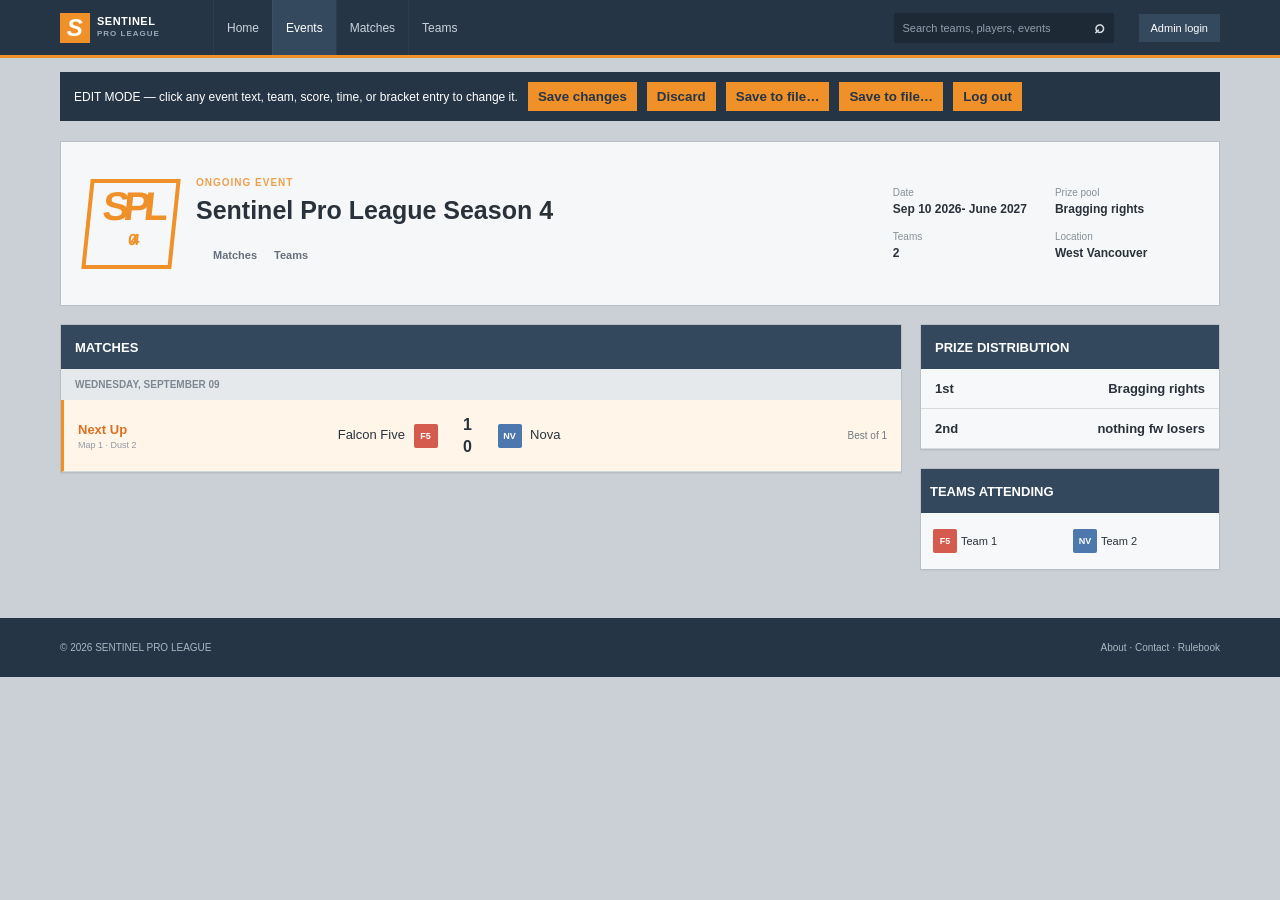
<file: index.html>
<!doctype html><html lang="en"><head><meta charset="utf-8"><meta http-equiv="refresh" content="0; url=event.html"><title>Sentinel Pro League</title><script>location.replace('event.html');</script></head><body><p>Opening <a href="event.html">Sentinel Pro League</a>…</p></body></html>
</file>
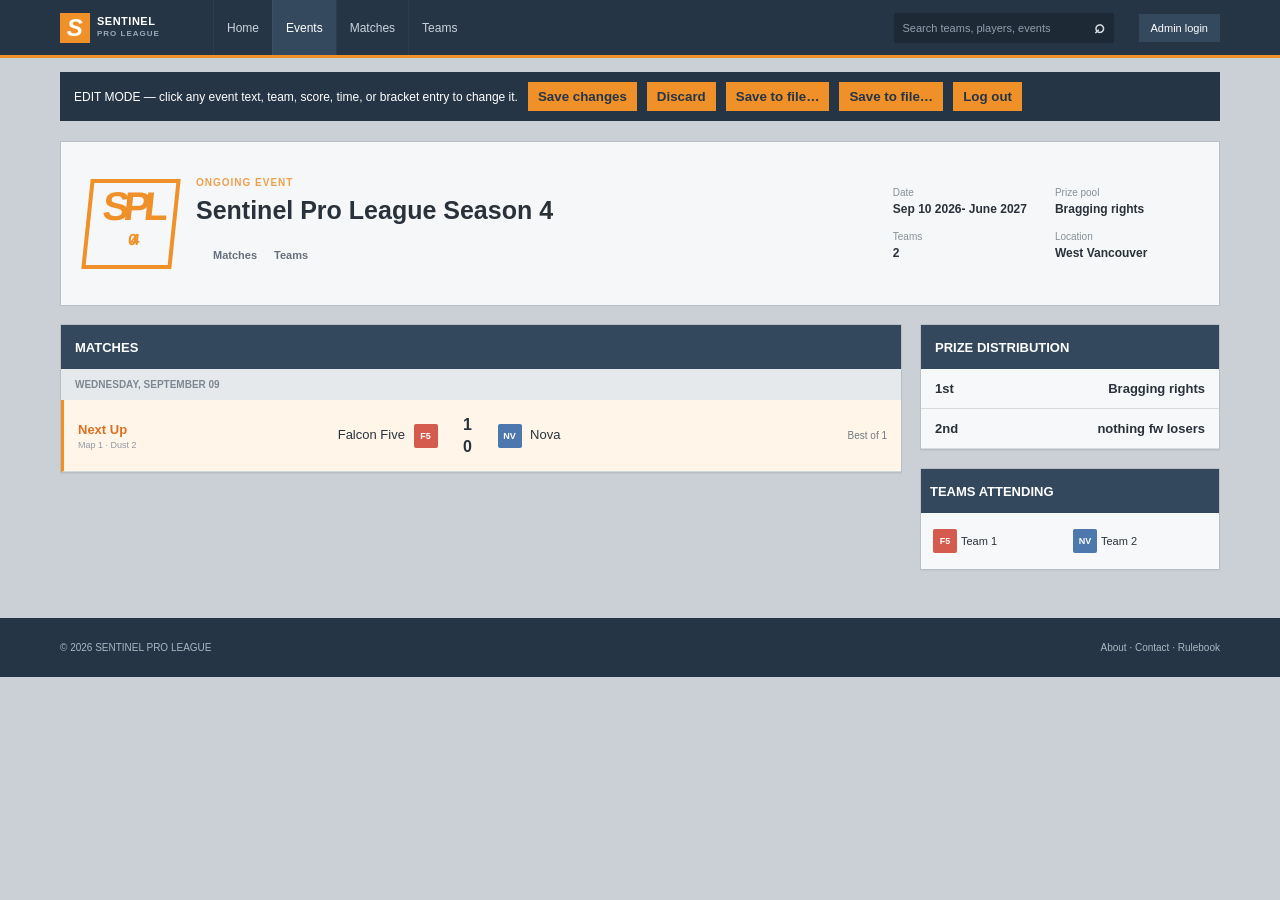
<file: event.html>
<!doctype html>
<html lang="en"><head><meta charset="utf-8"><meta name="viewport" content="width=device-width,initial-scale=1"><title>Sentinel Pro League Season 4</title><link rel="stylesheet" href="styles.css"></head><body><header class="nav"><a class="logo" href="index.html"><b>S</b><span>SENTINEL<br><i>PRO LEAGUE</i></span></a><nav><a href="index.html">Home</a><a class="on" href="event.html">Events</a><a href="#matches">Matches</a><a href="#bracket">Brackets</a><a href="#teams">Teams</a></nav><div class="search">Search teams, players, events <b>⌕</b></div><button class="signin admin-login">Admin login</button></header><div class="editor-bar" hidden="" style="max-width: 1160px; margin: 14px auto 0px; padding: 10px 14px; background: rgb(38, 53, 69); color: rgb(255, 255, 255); font: 12px Arial; display: flex; gap: 10px; align-items: center; flex-wrap: wrap;"><span>EDIT MODE — click any event text, team, score, time, or bracket entry to change it.</span><button class="save-edits" style="border: 0px; padding: 7px 10px; background: rgb(239, 144, 41); color: rgb(38, 53, 69); font-weight: bold; cursor: pointer;">Save changes</button><button class="discard-edits" style="border: 0px; padding: 7px 10px; background: rgb(239, 144, 41); color: rgb(38, 53, 69); font-weight: bold; cursor: pointer;">Discard</button><button style="border: 0px; padding: 7px 10px; background: rgb(239, 144, 41); color: rgb(38, 53, 69); font-weight: bold; cursor: pointer;">Save to file…</button><button class="logout" style="border: 0px; padding: 7px 10px; background: rgb(239, 144, 41); color: rgb(38, 53, 69); font-weight: bold; cursor: pointer;">Log out</button></div><main class="event-page" id="editor-content"><section class="event-head"><div class="event-badge">SPL<small>04</small></div><div class="event-name"><p>ONGOING EVENT</p><h1>Sentinel Pro League Season 4</h1><div class="event-tabs"><br><a href="#matches">Matches</a><a href="#bracket">Results</a><a href="#bracket">Brackets</a><a href="#teams">Teams</a></div></div><dl><div><dt>Date</dt><dd>Sep 10 2026- June 2027</dd></div><div><dt>Prize pool</dt><dd>Bragging rights</dd></div><div><dt>Teams</dt><dd>2</dd></div><div><dt>Location</dt><dd>West Vancouver</dd></div></dl></section><div class="event-grid"><div><section id="matches" class="panel"><div class="title"><h2>MATCHES</h2></div><div class="day">WEDNESDAY, SEPTEMBER 09</div><div class="event-match live"><time><b>Next Up</b><small>Map 1 · Dust 2</small></time><span>Falcon Five <i class="team f">F5</i></span><strong>1<br>0</strong><span><i class="team n">NV</i> Nova</span><em>Best of 1</em></div></section></div><aside><section class="panel prize"><div class="title"><h2>PRIZE DISTRIBUTION</h2></div><ol><li><b>1st</b><span>Bragging rights</span></li><li><b>2nd</b><span>nothing fw losers</span></li></ol></section><section id="teams" class="panel teams"><div class="title"><h2>TEAMS ATTENDING</h2></div><div><span><i class="team f">F5</i>Team 1<br></span><span><i class="team n">NV</i>Team 2</span></div></section></aside></div></main><footer>© 2026 SENTINEL PRO LEAGUE <span>About · Contact · Rulebook</span></footer><script src="script.js"></script>
</body></html>
</file>
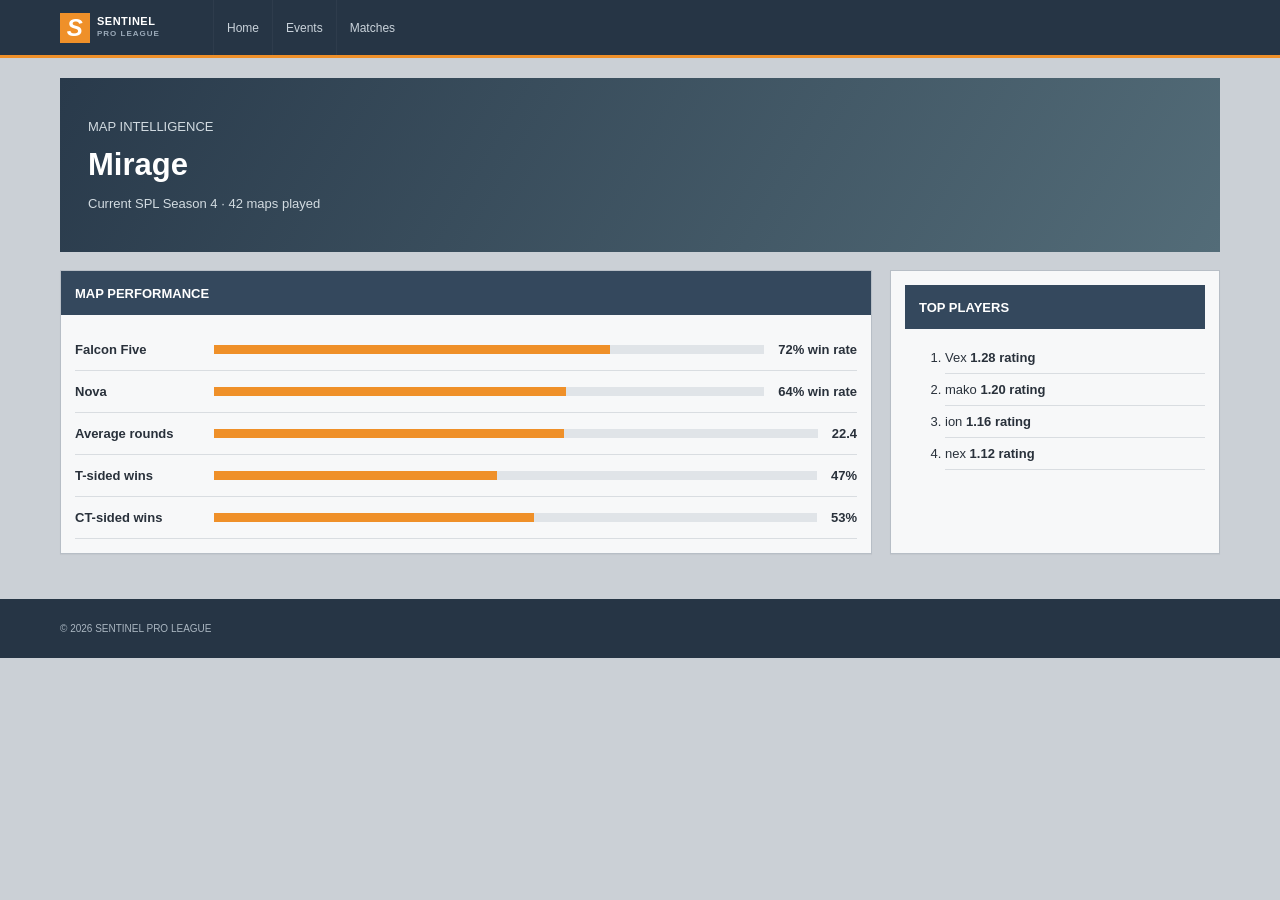
<file: map.html>
<!doctype html><html lang="en"><head><meta charset="utf-8"><meta name="viewport" content="width=device-width,initial-scale=1"><title>Mirage — SPL map stats</title><link rel="stylesheet" href="styles.css"><style>.detail{max-width:1160px;margin:20px auto 45px}.maphead{background:linear-gradient(120deg,#293a4b,#536c78);color:#fff;padding:28px}.maphead h1{margin:0;font-size:31px}.maphead p{color:#d2dbe1}.grid{display:grid;grid-template-columns:1fr 330px;gap:18px;margin-top:18px}.stats{padding:14px}.line{display:flex;align-items:center;gap:14px;border-bottom:1px solid #d9dde1;padding:13px 0}.line b{width:125px}.bar{height:9px;background:#e0e4e8;flex:1}.bar i{display:block;background:#ef9029;height:100%}.side{padding:14px}.side li{padding:8px 0;border-bottom:1px solid #d9dde1}@media(max-width:800px){.detail{margin:12px}.grid{grid-template-columns:1fr}}</style></head><body><header class="nav"><a class="logo" href="index.html"><b>S</b><span>SENTINEL<br><i>PRO LEAGUE</i></span></a><nav><a href="index.html">Home</a><a href="event.html">Events</a><a href="match.html">Matches</a></nav></header><main class="detail"><section class="maphead"><p>MAP INTELLIGENCE</p><h1>Mirage</h1><p>Current SPL Season 4 · 42 maps played</p></section><div class="grid"><section class="panel"><div class="title"><h2>MAP PERFORMANCE</h2></div><div class="stats"><div class="line"><b>Falcon Five</b><div class="bar"><i style="width:72%"></i></div><strong>72% win rate</strong></div><div class="line"><b>Nova</b><div class="bar"><i style="width:64%"></i></div><strong>64% win rate</strong></div><div class="line"><b>Average rounds</b><div class="bar"><i style="width:58%"></i></div><strong>22.4</strong></div><div class="line"><b>T-sided wins</b><div class="bar"><i style="width:47%"></i></div><strong>47%</strong></div><div class="line"><b>CT-sided wins</b><div class="bar"><i style="width:53%"></i></div><strong>53%</strong></div></div></section><aside class="panel side"><div class="title"><h2>TOP PLAYERS</h2></div><ol><li>Vex <b>1.28 rating</b></li><li>mako <b>1.20 rating</b></li><li>ion <b>1.16 rating</b></li><li>nex <b>1.12 rating</b></li></ol></aside></div></main><footer>© 2026 SENTINEL PRO LEAGUE</footer></body></html>
</file>
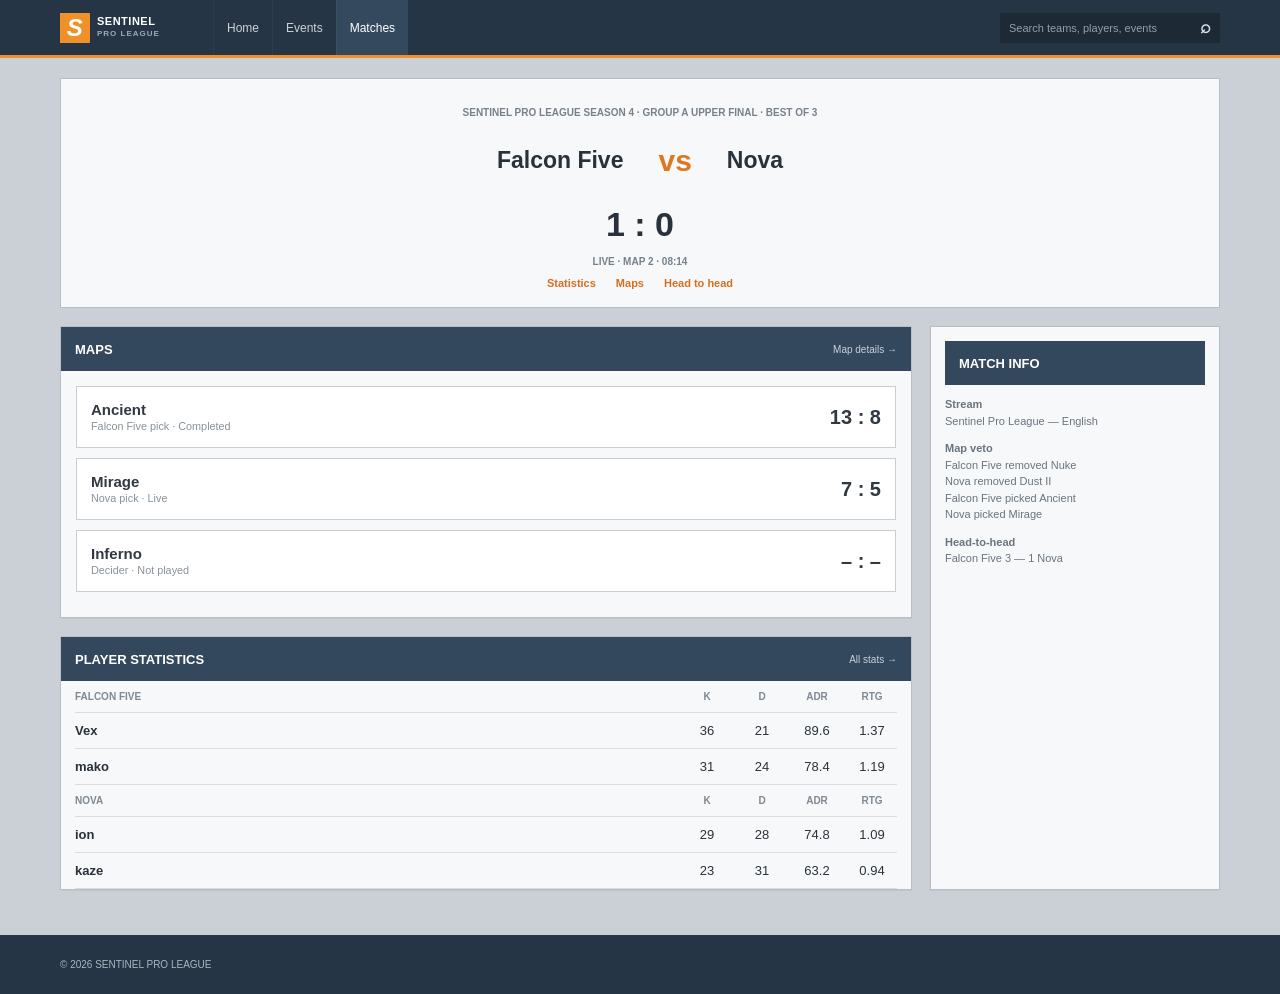
<file: match.html>
<!doctype html><html lang="en"><head><meta charset="utf-8"><meta name="viewport" content="width=device-width,initial-scale=1"><title>Falcon Five vs Nova — SPL</title><link rel="stylesheet" href="styles.css"><style>.detail{max-width:1160px;margin:20px auto 45px}.matchhead{background:#f7f8f9;border:1px solid #b7bec6;text-align:center;padding:18px}.matchhead p{font-size:10px;color:#76818c;font-weight:bold}.versus{display:flex;justify-content:center;align-items:center;gap:35px}.versus h1{font-size:23px}.versus b{font-size:30px;color:#df7621}.scoreline{font-size:34px;font-weight:bold;margin:12px}.tabs{display:flex;justify-content:center;gap:20px}.tabs a{font-size:11px;text-decoration:none;color:#d46f22;font-weight:bold}.detailgrid{display:grid;grid-template-columns:1fr 290px;gap:18px;margin-top:18px}.maps{padding:15px}.mapcard{display:flex;justify-content:space-between;align-items:center;text-decoration:none;color:#303842;border:1px solid #c9ced4;padding:14px;margin-bottom:10px;background:#fff}.mapcard:hover{border-color:#ef9029}.mapcard h3{margin:0;font-size:15px}.mapcard small{color:#87919a}.mapscore{font-size:20px;font-weight:bold}.scoreboard{padding:0 14px}.row{display:grid;grid-template-columns:1fr 50px 50px 50px 50px;gap:5px;padding:10px 0;border-bottom:1px solid #d9dde1}.row.head{font-size:10px;color:#7e8993;font-weight:bold}.row span:not(:first-child){text-align:center}.side{padding:14px}.side p{font-size:11px;color:#69747e;line-height:1.5}@media(max-width:800px){.detail{margin:12px}.detailgrid{grid-template-columns:1fr}.versus{gap:12px}.versus h1{font-size:16px}.row{grid-template-columns:1fr 38px 38px 38px 38px}}</style></head><body><header class="nav"><a class="logo" href="index.html"><b>S</b><span>SENTINEL<br><i>PRO LEAGUE</i></span></a><nav><a href="index.html">Home</a><a href="event.html">Events</a><a class="on" href="event.html#matches">Matches</a></nav><div class="search">Search teams, players, events <b>⌕</b></div></header><main class="detail"><section class="matchhead"><p>SENTINEL PRO LEAGUE SEASON 4 · GROUP A UPPER FINAL · BEST OF 3</p><div class="versus"><h1>Falcon Five</h1><b>vs</b><h1>Nova</h1></div><div class="scoreline">1 <span>:</span> 0</div><p>LIVE · MAP 2 · 08:14</p><div class="tabs"><a href="#stats">Statistics</a><a href="#maps">Maps</a><a href="#">Head to head</a></div></section><div class="detailgrid"><div><section id="maps" class="panel"><div class="title"><h2>MAPS</h2><a href="map.html">Map details →</a></div><div class="maps"><a class="mapcard" href="map.html"><div><h3>Ancient</h3><small>Falcon Five pick · Completed</small></div><b class="mapscore">13 : 8</b></a><a class="mapcard" href="map.html"><div><h3>Mirage</h3><small>Nova pick · Live</small></div><b class="mapscore">7 : 5</b></a><a class="mapcard" href="map.html"><div><h3>Inferno</h3><small>Decider · Not played</small></div><b class="mapscore">– : –</b></a></div></section><section id="stats" class="panel" style="margin-top:18px"><div class="title"><h2>PLAYER STATISTICS</h2><a href="#">All stats →</a></div><div class="scoreboard"><div class="row head"><span>FALCON FIVE</span><span>K</span><span>D</span><span>ADR</span><span>RTG</span></div><div class="row"><b>Vex</b><span>36</span><span>21</span><span>89.6</span><span>1.37</span></div><div class="row"><b>mako</b><span>31</span><span>24</span><span>78.4</span><span>1.19</span></div><div class="row head"><span>NOVA</span><span>K</span><span>D</span><span>ADR</span><span>RTG</span></div><div class="row"><b>ion</b><span>29</span><span>28</span><span>74.8</span><span>1.09</span></div><div class="row"><b>kaze</b><span>23</span><span>31</span><span>63.2</span><span>0.94</span></div></div></section></div><aside class="panel side"><div class="title"><h2>MATCH INFO</h2></div><p><b>Stream</b><br>Sentinel Pro League — English</p><p><b>Map veto</b><br>Falcon Five removed Nuke<br>Nova removed Dust II<br>Falcon Five picked Ancient<br>Nova picked Mirage</p><p><b>Head-to-head</b><br>Falcon Five 3 — 1 Nova</p></aside></div></main><footer>© 2026 SENTINEL PRO LEAGUE</footer></body></html>
</file>
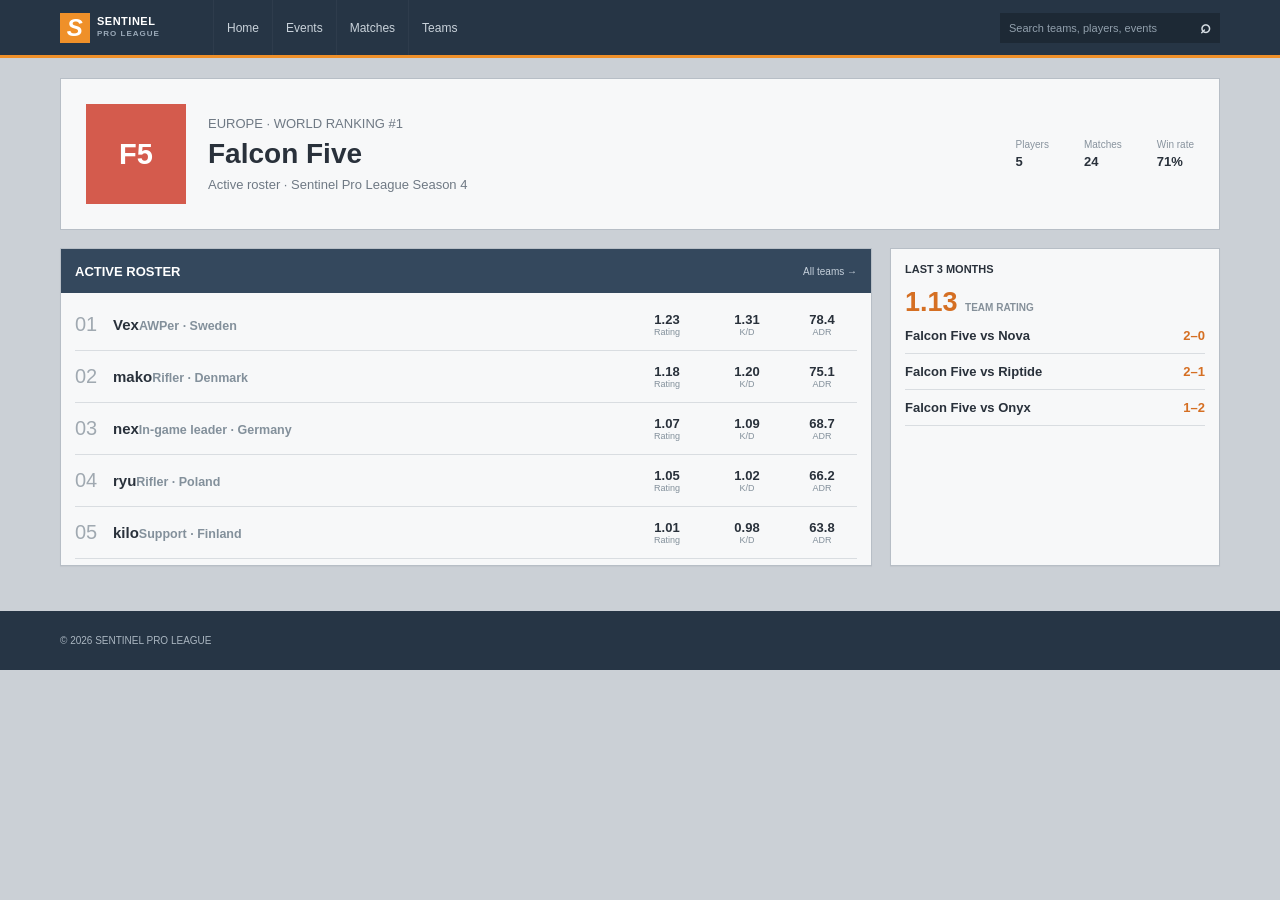
<file: team.html>
<!doctype html><html lang="en"><head><meta charset="utf-8"><meta name="viewport" content="width=device-width,initial-scale=1"><title>Falcon Five — SPL</title><link rel="stylesheet" href="styles.css"><style>.detail{max-width:1160px;margin:20px auto 45px}.teamhead{background:#f7f8f9;border:1px solid #b7bec6;padding:25px;display:flex;gap:22px;align-items:center}.crest{height:100px;width:100px;background:#d45b4d;color:#fff;display:grid;place-items:center;font:bold 29px Arial}.teamhead h1{margin:0;font-size:28px}.teamhead p{color:#6f7984;margin:7px 0}.teamhead dl{margin-left:auto;display:flex;gap:35px}.teamhead dt{font-size:10px;color:#88939e}.teamhead dd{margin:4px 0 0;font-weight:bold}.detailgrid{display:grid;grid-template-columns:1fr 330px;gap:18px;margin-top:18px}.roster{padding:6px 14px}.player{display:grid;grid-template-columns:38px 1fr 80px 80px 70px;align-items:center;padding:13px 0;border-bottom:1px solid #d9dde1}.player b{font-size:15px}.player small{color:#83909b}.num{font-size:20px;color:#a0a9b1}.stat{font-weight:bold;text-align:center}.stat small{display:block;font-size:9px;font-weight:normal}.side{padding:14px}.side h3{font-size:11px;margin:0 0 12px}.recent{display:flex;justify-content:space-between;padding:10px 0;border-bottom:1px solid #d9dde1}.recent span{color:#d56f23;font-weight:bold}.rating{font-size:27px;font-weight:bold;color:#d56f23}.rating small{font-size:10px;color:#85909a}@media(max-width:800px){.detail{margin:12px}.detailgrid{grid-template-columns:1fr}.teamhead dl{display:none}.player{grid-template-columns:30px 1fr 58px 58px 58px}}</style></head><body><header class="nav"><a class="logo" href="index.html"><b>S</b><span>SENTINEL<br><i>PRO LEAGUE</i></span></a><nav><a href="index.html">Home</a><a href="event.html">Events</a><a href="event.html#matches">Matches</a><a href="event.html#teams">Teams</a></nav><div class="search">Search teams, players, events <b>⌕</b></div></header><main class="detail"><section class="teamhead"><div class="crest" id="crest">F5</div><div><p>EUROPE · WORLD RANKING #1</p><h1 id="name">Falcon Five</h1><p>Active roster · Sentinel Pro League Season 4</p></div><dl><div><dt>Players</dt><dd>5</dd></div><div><dt>Matches</dt><dd>24</dd></div><div><dt>Win rate</dt><dd>71%</dd></div></dl></section><div class="detailgrid"><section class="panel"><div class="title"><h2>ACTIVE ROSTER</h2><a href="event.html#teams">All teams →</a></div><div class="roster"><div class="player"><span class="num">01</span><b>Vex<small>AWPer · Sweden</small></b><span class="stat">1.23<small>Rating</small></span><span class="stat">1.31<small>K/D</small></span><span class="stat">78.4<small>ADR</small></span></div><div class="player"><span class="num">02</span><b>mako<small>Rifler · Denmark</small></b><span class="stat">1.18<small>Rating</small></span><span class="stat">1.20<small>K/D</small></span><span class="stat">75.1<small>ADR</small></span></div><div class="player"><span class="num">03</span><b>nex<small>In-game leader · Germany</small></b><span class="stat">1.07<small>Rating</small></span><span class="stat">1.09<small>K/D</small></span><span class="stat">68.7<small>ADR</small></span></div><div class="player"><span class="num">04</span><b>ryu<small>Rifler · Poland</small></b><span class="stat">1.05<small>Rating</small></span><span class="stat">1.02<small>K/D</small></span><span class="stat">66.2<small>ADR</small></span></div><div class="player"><span class="num">05</span><b>kilo<small>Support · Finland</small></b><span class="stat">1.01<small>Rating</small></span><span class="stat">0.98<small>K/D</small></span><span class="stat">63.8<small>ADR</small></span></div></div></section><aside class="panel side"><h3>LAST 3 MONTHS</h3><div class="rating">1.13 <small>TEAM RATING</small></div><div class="recent"><b>Falcon Five vs Nova</b><span>2–0</span></div><div class="recent"><b>Falcon Five vs Riptide</b><span>2–1</span></div><div class="recent"><b>Falcon Five vs Onyx</b><span>1–2</span></div></aside></div></main><footer>© 2026 SENTINEL PRO LEAGUE</footer><script>const p=new URLSearchParams(location.search).get('team');if(p&&p!=='F5'){document.querySelector('#name').textContent=p;document.title=p+' — SPL';document.querySelector('#crest').textContent=p.slice(0,2).toUpperCase()}</script></body></html>
</file>
<file: styles.css>
*{box-sizing:border-box}html{scroll-behavior:smooth}body{margin:0;background:#cbd0d6;color:#29313b;font:13px Arial,sans-serif}.nav{height:58px;background:#263545;border-bottom:3px solid #ef9029;color:#dfe5eb;display:flex;align-items:center;padding:0 calc((100% - 1160px)/2);gap:25px}.logo{display:flex;gap:7px;align-items:center;color:#fff;text-decoration:none;font-weight:bold;line-height:11px;font-size:11px;letter-spacing:.5px;min-width:128px}.logo b{display:grid;place-items:center;background:#ef9029;width:30px;height:30px;font-size:24px;font-style:italic}.logo i{font-size:8px;font-style:normal;color:#9baab9;letter-spacing:1px}.nav nav{display:flex;height:100%}.nav nav a{color:#cad3db;text-decoration:none;padding:0 13px;display:flex;align-items:center;border-left:1px solid rgba(255,255,255,.04);font-size:12px}.nav nav a:hover,.nav nav a.on{background:#35495e;color:#fff}.search{margin-left:auto;width:220px;height:30px;display:flex;align-items:center;justify-content:space-between;color:#92a0ad;background:#1d2935;padding:0 9px;font-size:11px}.search b{font-size:18px;color:#d5dce2}.signin{background:#35495e;color:white;border:0;padding:8px 12px;font-size:11px}.home,.event-page{max-width:1160px;margin:auto}.event-hero{min-height:280px;background:linear-gradient(115deg,#263646,#344f63);padding:36px 48px;color:white;display:flex;align-items:center;gap:33px}.hero-mark,.event-badge{font:bold 62px Arial;color:#ef9029;letter-spacing:-6px;width:130px;height:130px;border:5px solid #ef9029;display:grid;place-items:center;transform:skew(-6deg)}.hero-mark span{font-size:25px;align-self:end;margin:0 0 25px 5px;letter-spacing:0}.kicker,.event-name>p{margin:0 0 8px;color:#efa04e;font-size:10px;font-weight:bold;letter-spacing:1px}.event-hero h1,.event-name h1{font-size:30px;margin:0 0 12px}.intro{max-width:510px;color:#c6d0d8;line-height:1.5;margin:0 0 16px}.facts{display:flex;gap:24px;margin-bottom:22px}.facts span{color:#aebbc6;font-size:10px;display:flex;flex-direction:column;gap:3px}.facts b{color:#fff;font-size:13px}.orange{display:inline-block;background:#ef9029;color:#222b33;text-decoration:none;padding:10px 14px;font-weight:bold;font-size:11px}.columns{padding:18px 0 45px;display:grid;grid-template-columns:1fr 345px;gap:18px}.panel{background:#f7f8f9;border:1px solid #b7bec6;box-shadow:0 1px 1px rgba(0,0,0,.04)}.title{height:44px;background:#34485d;color:#fff;padding:0 14px;display:flex;align-items:center;justify-content:space-between}.title h2{font-size:13px;margin:0}.title a{color:#c6d1dc;text-decoration:none;font-size:10px}.match{min-height:62px;text-decoration:none;color:#303842;display:grid;grid-template-columns:95px 1fr 70px 1fr 100px;align-items:center;border-bottom:1px solid #d2d6da;padding:0 14px;gap:8px}.match:hover,.event-match:hover{background:#f1f3f5}.match time,.event-match time{font-weight:bold;color:#313b46}.match time:first-line{color:#df6e1f}.match small,.event-match small{display:block;color:#9099a3;font-size:9px;font-weight:normal;margin-top:3px}.team{display:inline-grid;place-items:center;width:24px;height:24px;color:white;font-size:9px;font-style:normal;font-weight:bold;margin:0 5px;border-radius:2px}.match span:nth-child(2){text-align:right}.match strong{text-align:center;font-size:16px}.match em,.event-match em{font-style:normal;font-size:10px;color:#6f7984;text-align:right}.f{background:#d45b4d}.n{background:#4d78ae}.a{background:#b88b37}.o{background:#765cac}.v{background:#3c806d}.r{background:#b64e4d}.rank{list-style:none;padding:0;margin:0}.rank li{height:45px;border-bottom:1px solid #d7dbe0;display:flex;gap:10px;align-items:center;padding:0 13px}.rank li b{color:#8b96a1;width:13px}.rank li span{margin-left:auto;color:#87919b;font-size:11px}.rank .team{margin:0}footer{background:#263545;color:#aab6c1;padding:24px max(calc((100% - 1160px)/2),18px);font-size:10px}footer span{float:right}.event-page{padding:20px 0 48px}.event-head{min-height:165px;background:#f6f7f8;border:1px solid #b7bec6;display:flex;align-items:center;padding:20px 25px;gap:20px}.event-badge{width:90px;height:90px;font-size:40px;border-width:4px}.event-badge small{font-size:16px;align-self:end;margin:0 0 16px 3px}.event-name{align-self:stretch;display:flex;justify-content:center;flex-direction:column;flex:1}.event-name h1{font-size:25px}.event-tabs{display:flex;gap:17px;margin-top:12px}.event-tabs a{color:#65717d;text-decoration:none;font-weight:bold;font-size:11px;padding-bottom:8px;border-bottom:2px solid transparent}.event-tabs a.active,.event-tabs a:hover{color:#d97220;border-color:#ef9029}.event-head dl{display:grid;grid-template-columns:1fr 1fr;gap:15px 28px;margin:0 5px 0 20px;min-width:280px}.event-head dl div{display:flex;flex-direction:column;gap:4px}.event-head dt{color:#85909b;font-size:10px}.event-head dd{margin:0;font-weight:bold;font-size:12px}.event-grid{display:grid;grid-template-columns:minmax(0,1fr) 300px;gap:18px;margin-top:18px}.day{font-size:10px;font-weight:bold;color:#7d8791;background:#e6e9ec;padding:10px 14px}.event-match{min-height:72px;display:grid;grid-template-columns:100px 1fr 30px 1fr 130px;align-items:center;text-decoration:none;color:#2a333c;padding:0 14px;border-bottom:1px solid #d1d6db;gap:10px}.event-match.live{border-left:3px solid #ef9029;background:#fff6e9}.event-match time b{font-size:13px}.event-match.live time b{color:#dc7021}.event-match span:nth-child(2){text-align:right}.event-match strong{line-height:22px;text-align:center;font-size:16px}.prize{margin-bottom:18px}.prize ol{list-style:none;margin:0;padding:0}.prize li{display:flex;justify-content:space-between;padding:12px 14px;border-bottom:1px solid #d6dbe0}.prize li span{font-weight:bold}.teams>div{padding:9px;display:grid;grid-template-columns:1fr 1fr}.teams span{display:flex;align-items:center;gap:4px;padding:7px 3px;font-size:11px}.teams .team{margin:0}.bracket-panel{margin-top:18px;overflow:hidden}.bracket{overflow-x:auto;min-height:430px;padding:15px 20px;display:flex;gap:48px;background:#eef0f2}.round{min-width:180px}.round h3{font-size:10px;color:#76818c;margin:0 0 15px}.series{background:#fff;border:1px solid #c3c9d0;margin-bottom:22px;box-shadow:0 1px 2px #c8ccd0}.series div{height:26px;display:flex;justify-content:space-between;align-items:center;padding:0 8px;font-size:11px;border-bottom:1px solid #e0e3e6}.series div:last-child{border:0}.series b{font-size:13px}.series.pending{color:#8d969f}.semi{padding-top:45px}.semi .series{margin-bottom:107px}.final{padding-top:130px}.final small{font-size:9px;color:#78838d;display:block;text-align:center;margin-top:7px}@media(max-width:800px){.nav{padding:0 14px;gap:10px}.nav nav a{padding:0 7px}.search{display:none}.signin{margin-left:auto}.home,.event-page{padding-left:12px;padding-right:12px}.event-hero{padding:28px 20px}.columns,.event-grid{grid-template-columns:1fr}.event-head{align-items:flex-start;flex-wrap:wrap}.event-head dl{margin:0;min-width:100%;grid-template-columns:1fr 1fr}.event-name{min-height:100px}.event-match{grid-template-columns:72px 1fr 25px 1fr}.event-match em{display:none}}@media(max-width:520px){.nav nav{display:none}.event-hero{gap:17px}.hero-mark{width:75px;height:75px;font-size:35px;border-width:3px}.hero-mark span{font-size:13px;margin-bottom:16px}.event-hero h1{font-size:23px}.facts{gap:12px;flex-wrap:wrap}.match{grid-template-columns:62px 1fr 45px 1fr;padding:0 8px}.match em{display:none}.match .team{width:20px;height:20px;margin:0 3px}.columns{padding-top:12px}.event-badge{display:none}.event-name h1{font-size:21px}footer span{display:none}}
</file>
